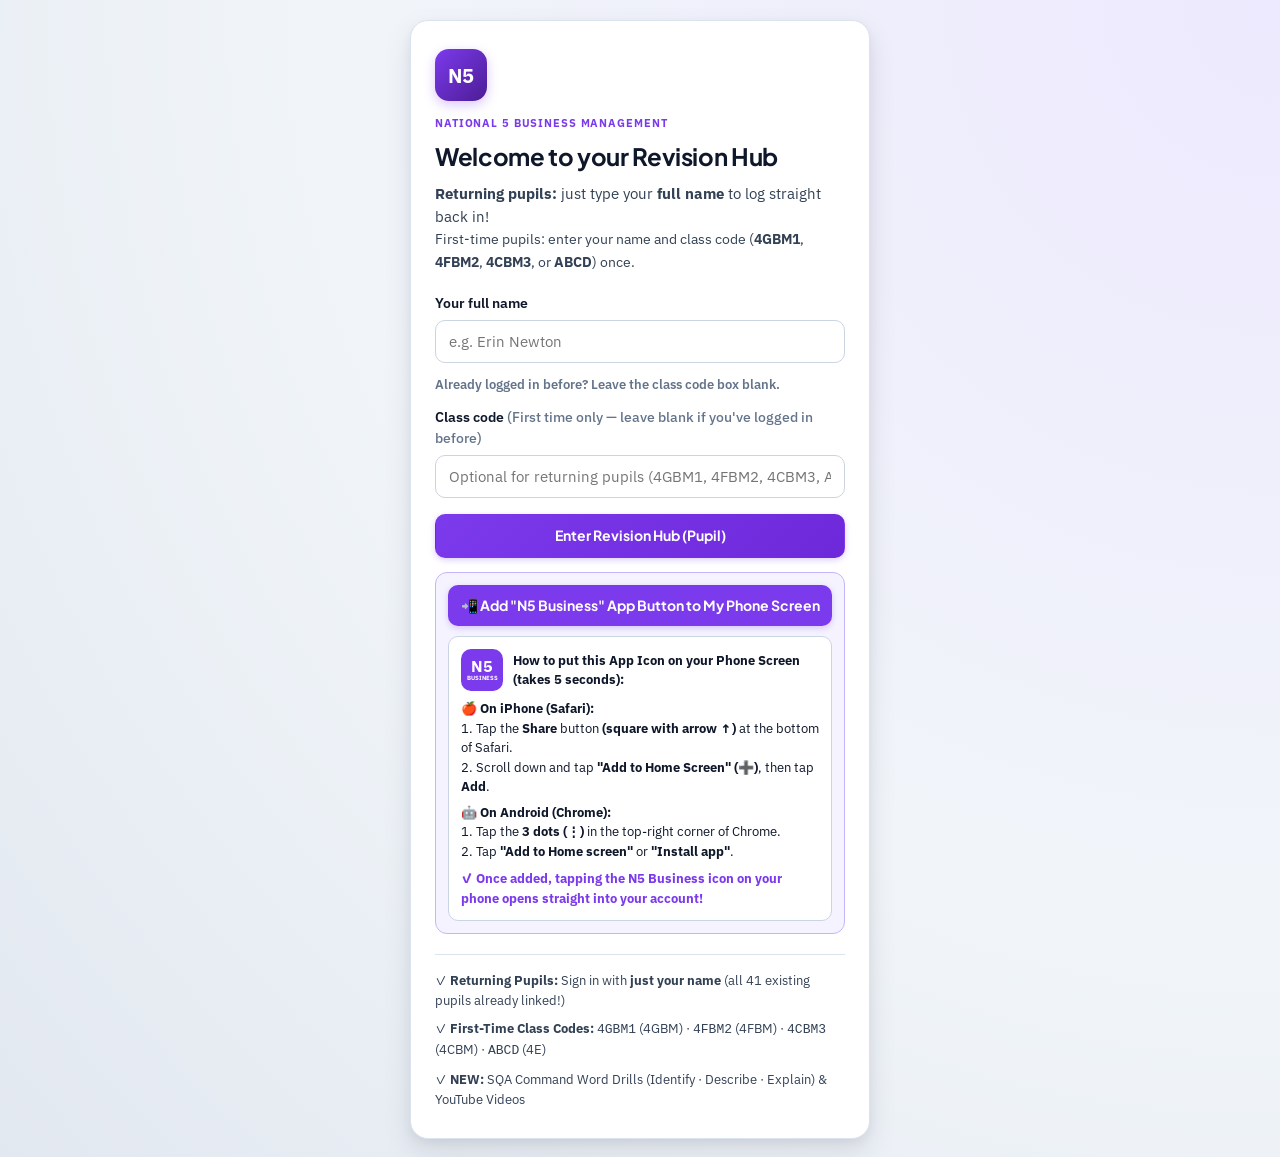
<file: index.html>
<!DOCTYPE html>
<html lang="en">
<head>
  <meta charset="UTF-8" />
  <meta name="viewport" content="width=device-width, initial-scale=1.0" />
  <meta http-equiv="Cache-Control" content="no-cache, no-store, must-revalidate" />
  <meta http-equiv="Pragma" content="no-cache" />
  <meta http-equiv="Expires" content="0" />
  <title>National 5 Business Management Revision Hub</title>
  <meta name="description" content="Qualifications Scotland (SQA) National 5 Business Management Revision Hub — Lessons, YouTube Video Guides, SQA Command Word Drills (Identify, Describe, Explain), Past Papers, Case Studies & Monthly Homework." />
  <meta name="apple-mobile-web-app-capable" content="yes" />
  <meta name="apple-mobile-web-app-status-bar-style" content="black-translucent" />
  <meta name="apple-mobile-web-app-title" content="N5 Business" />
  <meta name="mobile-web-app-capable" content="yes" />
  <meta name="theme-color" content="#7c3aed" />
  <link rel="manifest" href="./manifest.json?v=72" />
  <link rel="icon" type="image/png" href="./n5-app-icon.png?v=72" />
  <link rel="apple-touch-icon" href="./n5-app-icon.png?v=72" />
  <link rel="stylesheet" href="./styles.css?v=72" />
</head>
<body>
  <div id="app"></div>
  <script src="./hubData.js?v=72"></script>
  <script src="./app.js?v=72"></script>
  <script>
    (function () {
      const appScript = document.querySelector('script[src*="app.js?v="]');
      const curMatch = appScript ? appScript.getAttribute("src").match(/\?v=(\d+)/) : null;
      const CURRENT_V = curMatch ? curMatch[1] : "";
      let reloading = false;
      function reloadOnce() {
        const tag = (document.activeElement && document.activeElement.tagName || "").toUpperCase();
        if (tag === "INPUT" || tag === "TEXTAREA" || tag === "SELECT") return;
        if (!reloading) {
          reloading = true;
          window.location.reload();
        }
      }
      function checkLatestVersion() {
        if (!CURRENT_V) return;
        fetch("./index.html?t=" + Date.now(), { cache: "no-store" })
          .then(r => r.ok ? r.text() : "")
          .then(html => {
            const m = html.match(/app\.js\?v=(\d+)/);
            if (m && m[1] !== CURRENT_V) reloadOnce();
          })
          .catch(() => {});
      }
      if ("serviceWorker" in navigator) {
        navigator.serviceWorker.addEventListener("controllerchange", reloadOnce);
        navigator.serviceWorker.register("./sw.js?v=72", { updateViaCache: "none" }).then(reg => {
          reg.update();
          document.addEventListener("visibilitychange", () => {
            if (document.visibilityState === "visible") {
              reg.update();
              checkLatestVersion();
            }
          });
        }).catch(() => {});
      }
      setTimeout(checkLatestVersion, 3000);
    })();
  </script>
</body>
</html>
</file>
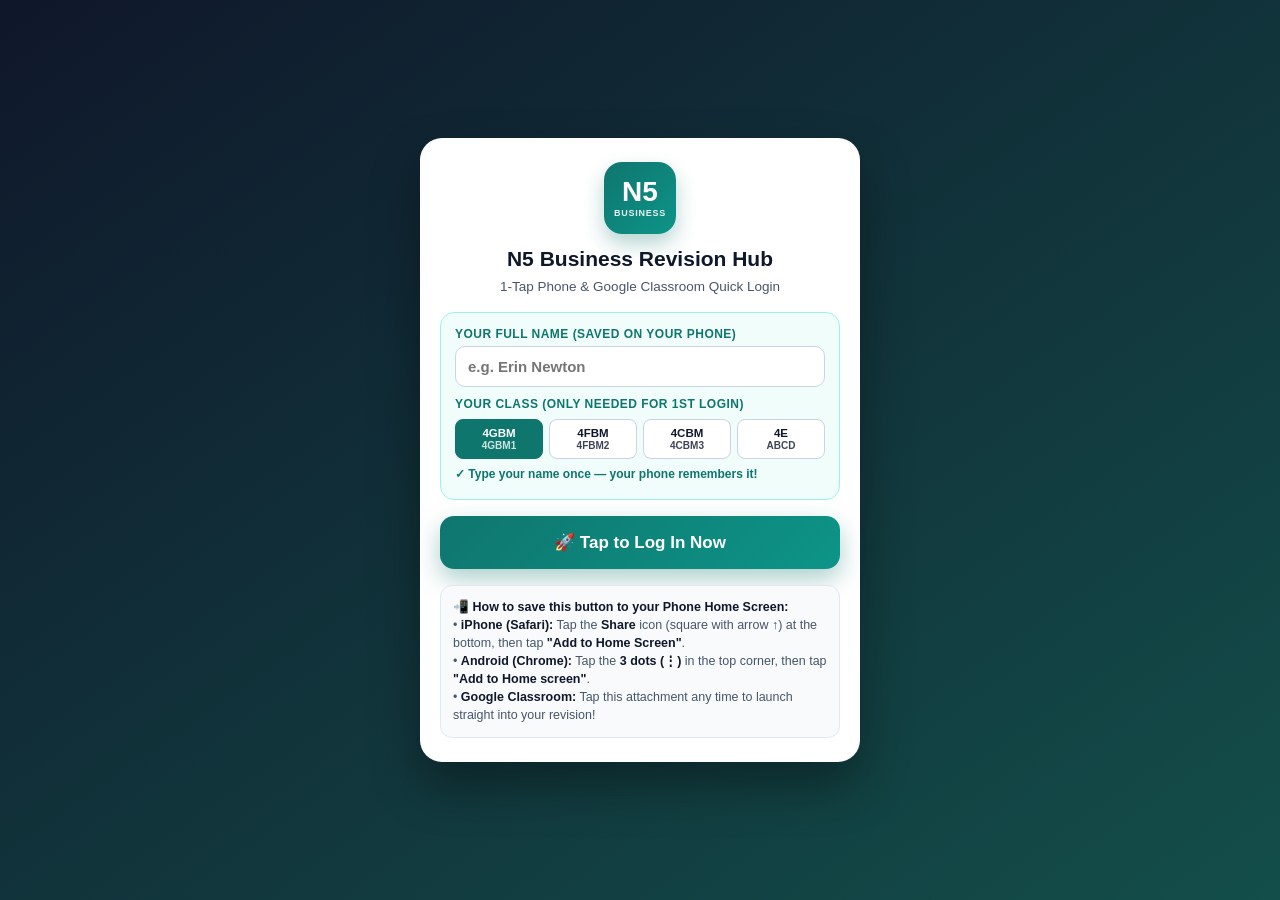
<file: N5-Business-Quick-Login.html>
<!DOCTYPE html>
<html lang="en">
<head>
  <meta charset="UTF-8" />
  <meta name="viewport" content="width=device-width, initial-scale=1.0, maximum-scale=1.0, user-scalable=no" />
  <title>N5 Business Hub — Quick Login</title>
  <meta name="apple-mobile-web-app-capable" content="yes" />
  <meta name="apple-mobile-web-app-status-bar-style" content="black-translucent" />
  <meta name="apple-mobile-web-app-title" content="N5 Business" />
  <meta name="mobile-web-app-capable" content="yes" />
  <meta name="theme-color" content="#0f766e" />
  <link rel="icon" type="image/svg+xml" href="data:image/svg+xml,%3Csvg xmlns='http://www.w3.org/2000/svg' viewBox='0 0 192 192'%3E%3Crect width='192' height='192' rx='42' fill='%230f766e'/%3E%3Ctext x='96' y='112' font-family='Arial,sans-serif' font-size='76' font-weight='900' fill='white' text-anchor='middle'%3EN5%3C/text%3E%3Ctext x='96' y='152' font-family='Arial,sans-serif' font-size='24' font-weight='700' fill='%23ccfbf1' text-anchor='middle'%3EBUSINESS%3C/text%3E%3C/svg%3E" />
  <link rel="apple-touch-icon" href="data:image/svg+xml,%3Csvg xmlns='http://www.w3.org/2000/svg' viewBox='0 0 192 192'%3E%3Crect width='192' height='192' rx='42' fill='%230f766e'/%3E%3Ctext x='96' y='112' font-family='Arial,sans-serif' font-size='76' font-weight='900' fill='white' text-anchor='middle'%3EN5%3C/text%3E%3Ctext x='96' y='152' font-family='Arial,sans-serif' font-size='24' font-weight='700' fill='%23ccfbf1' text-anchor='middle'%3EBUSINESS%3C/text%3E%3C/svg%3E" />
  <style>
    :root {
      --bg: #f1f5f9;
      --card: #ffffff;
      --primary: #0f766e;
      --primary-hover: #115e59;
      --text: #0f172a;
      --muted: #475569;
      --border: #cbd5e1;
      --tint: #f0fdfa;
    }
    * { box-sizing: border-box; }
    body {
      margin: 0;
      padding: 16px;
      font-family: -apple-system, BlinkMacSystemFont, "Segoe UI", Roboto, sans-serif;
      background: linear-gradient(145deg, #0f172a 0%, #134e4a 100%);
      color: var(--text);
      min-height: 100vh;
      display: flex;
      align-items: center;
      justify-content: center;
    }
    .launcher-card {
      width: 100%;
      max-width: 440px;
      background: var(--card);
      border-radius: 22px;
      padding: 24px 20px;
      box-shadow: 0 24px 48px rgba(0, 0, 0, 0.35);
      text-align: center;
    }
    .app-icon {
      width: 72px;
      height: 72px;
      border-radius: 18px;
      background: linear-gradient(135deg, #0f766e, #0d9488);
      color: #ffffff;
      display: inline-flex;
      flex-direction: column;
      align-items: center;
      justify-content: center;
      font-weight: 900;
      margin-bottom: 12px;
      box-shadow: 0 10px 20px rgba(15, 118, 110, 0.3);
    }
    .app-icon .n5 { font-size: 28px; line-height: 1; }
    .app-icon .sub { font-size: 9px; letter-spacing: 0.08em; opacity: 0.9; margin-top: 2px; }
    h1 {
      margin: 0 0 6px 0;
      font-size: 21px;
      line-height: 1.25;
      color: var(--text);
    }
    .subtitle {
      margin: 0 0 18px 0;
      font-size: 13.5px;
      color: var(--muted);
    }
    .saved-box {
      background: var(--tint);
      border: 1.5px solid #99f6e4;
      border-radius: 14px;
      padding: 14px;
      margin-bottom: 16px;
      text-align: left;
    }
    .saved-box label {
      display: block;
      font-size: 12px;
      font-weight: 700;
      color: #0f766e;
      margin-bottom: 5px;
      text-transform: uppercase;
      letter-spacing: 0.04em;
    }
    .input-row {
      display: grid;
      grid-template-columns: 1fr;
      gap: 8px;
    }
    input, select {
      width: 100%;
      padding: 11px 12px;
      border-radius: 10px;
      border: 1px solid var(--border);
      font-size: 15px;
      font-weight: 600;
      color: var(--text);
      background: #ffffff;
    }
    .launch-btn {
      display: flex;
      align-items: center;
      justify-content: center;
      gap: 10px;
      width: 100%;
      padding: 16px 20px;
      border-radius: 14px;
      border: none;
      background: linear-gradient(135deg, #0f766e 0%, #0d9488 100%);
      color: #ffffff;
      font-size: 17px;
      font-weight: 800;
      text-decoration: none;
      cursor: pointer;
      box-shadow: 0 10px 24px rgba(15, 118, 110, 0.35);
      transition: transform 0.12s ease;
    }
    .launch-btn:active {
      transform: scale(0.98);
    }
    .class-pills {
      display: grid;
      grid-template-columns: repeat(4, 1fr);
      gap: 6px;
      margin-top: 8px;
    }
    .class-pill {
      padding: 7px 4px;
      border-radius: 8px;
      border: 1px solid var(--border);
      background: #ffffff;
      font-size: 11.5px;
      font-weight: 700;
      cursor: pointer;
      color: var(--text);
    }
    .class-pill.active {
      background: #0f766e;
      color: #ffffff;
      border-color: #0f766e;
    }
    .phone-tip {
      margin-top: 16px;
      padding: 12px;
      border-radius: 12px;
      background: #f8fafc;
      border: 1px solid #e2e8f0;
      text-align: left;
      font-size: 12.5px;
      color: var(--muted);
      line-height: 1.45;
    }
    .phone-tip strong { color: var(--text); }
    .status-note {
      font-size: 12px;
      color: #0f766e;
      font-weight: 700;
      margin-top: 8px;
      min-height: 18px;
    }
  </style>
</head>
<body>
  <main class="launcher-card">
    <div class="app-icon">
      <span class="n5">N5</span>
      <span class="sub">BUSINESS</span>
    </div>
    <h1>N5 Business Revision Hub</h1>
    <p class="subtitle">1-Tap Phone &amp; Google Classroom Quick Login</p>

    <div class="saved-box">
      <label for="pupil-name">Your Full Name (Saved on your phone)</label>
      <div class="input-row">
        <input id="pupil-name" type="text" placeholder="e.g. Erin Newton" autocomplete="name" />
      </div>

      <label style="margin-top:10px;">Your Class (Only needed for 1st login)</label>
      <div class="class-pills">
        <button type="button" class="class-pill" data-code="4GBM1" onclick="pickCode('4GBM1')">4GBM<br/><span style="font-size:10px;opacity:0.8;">4GBM1</span></button>
        <button type="button" class="class-pill" data-code="4FBM2" onclick="pickCode('4FBM2')">4FBM<br/><span style="font-size:10px;opacity:0.8;">4FBM2</span></button>
        <button type="button" class="class-pill" data-code="4CBM3" onclick="pickCode('4CBM3')">4CBM<br/><span style="font-size:10px;opacity:0.8;">4CBM3</span></button>
        <button type="button" class="class-pill" data-code="ABCD" onclick="pickCode('ABCD')">4E<br/><span style="font-size:10px;opacity:0.8;">ABCD</span></button>
      </div>
      <div id="save-status" class="status-note">✓ Type your name once — your phone remembers it!</div>
    </div>

    <a id="launch-link" href="https://stefaniestraub3-hash.github.io/n5-business-hub/" onclick="handleLaunch(event)" class="launch-btn">
      🚀 Tap to Log In Now
    </a>

    <div class="phone-tip">
      <strong>📲 How to save this button to your Phone Home Screen:</strong><br/>
      • <strong>iPhone (Safari):</strong> Tap the <strong>Share</strong> icon (square with arrow ↑) at the bottom, then tap <strong>"Add to Home Screen"</strong>.<br/>
      • <strong>Android (Chrome):</strong> Tap the <strong>3 dots (⋮)</strong> in the top corner, then tap <strong>"Add to Home screen"</strong>.<br/>
      • <strong>Google Classroom:</strong> Tap this attachment any time to launch straight into your revision!
    </div>
  </main>

  <script>
    const HUB_URL = "https://stefaniestraub3-hash.github.io/n5-business-hub/";
    const nameInput = document.getElementById("pupil-name");
    const statusEl = document.getElementById("save-status");
    let selectedCode = localStorage.getItem("n5_saved_code") || "4GBM1";

    // Restore saved pupil details on this phone/Chromebook
    const savedName = localStorage.getItem("n5_saved_name") || "";
    if (savedName) {
      nameInput.value = savedName;
      statusEl.textContent = "✓ Welcome back, " + savedName + " (" + selectedCode + ")!";
    }
    highlightCode(selectedCode);

    nameInput.addEventListener("input", () => {
      const val = nameInput.value.trim();
      localStorage.setItem("n5_saved_name", val);
      if (val) {
        statusEl.textContent = "✓ Saved on this device: " + val + " (" + selectedCode + ")";
      }
    });

    function pickCode(code) {
      selectedCode = code;
      localStorage.setItem("n5_saved_code", code);
      highlightCode(code);
      const val = nameInput.value.trim();
      statusEl.textContent = val
        ? "✓ Saved: " + val + " · Class Code: " + code
        : "✓ Class Code selected: " + code;
    }

    function highlightCode(code) {
      document.querySelectorAll(".class-pill").forEach(btn => {
        btn.classList.toggle("active", btn.getAttribute("data-code") === code);
      });
    }

    function handleLaunch(e) {
      const val = nameInput.value.trim();
      if (val) {
        localStorage.setItem("n5_saved_name", val);
        try {
          navigator.clipboard?.writeText(val);
        } catch {}
      }
      const target = HUB_URL + (val ? "?pupil=" + encodeURIComponent(val) + "&code=" + encodeURIComponent(selectedCode) : "");
      document.getElementById("launch-link").href = target;
    }
  </script>
</body>
</html>
</file>
<file: styles.css>
@import url('https://fonts.googleapis.com/css2?family=IBM+Plex+Sans:wght@400;500;600;700&family=Plus+Jakarta+Sans:wght@500;600;700;800&display=swap');

:root {
  --bg: #f1f5f9;
  --surface: #ffffff;
  --surface-alt: #f8fafc;
  --surface-tint: #f5f3ff;
  --border: #dbe3ef;
  --border-strong: #cbd5e1;
  --text: #0f172a;
  --text-secondary: #334155;
  --text-muted: #64748b;
  --primary: #7c3aed;
  --primary-hover: #6d28d9;
  --primary-soft: #ede9fe;
  --navy: #0f172a;
  --success: #15803d;
  --success-bg: #dcfce7;
  --success-border: #86efac;
  --warning: #b45309;
  --warning-bg: #fef3c7;
  --warning-border: #fcd34d;
  --danger: #b91c1c;
  --danger-bg: #fee2e2;
  --danger-border: #fca5a5;
  --radius-sm: 10px;
  --radius-md: 14px;
  --radius-lg: 18px;
  --shadow-sm: 0 1px 3px rgba(15, 23, 42, 0.06), 0 1px 2px rgba(15, 23, 42, 0.04);
  --shadow-md: 0 4px 14px rgba(15, 23, 42, 0.07), 0 2px 4px rgba(15, 23, 42, 0.04);
  --shadow-lg: 0 12px 28px rgba(15, 23, 42, 0.1), 0 4px 10px rgba(15, 23, 42, 0.05);
}

* {
  box-sizing: border-box;
  -webkit-tap-highlight-color: transparent;
}

html, body {
  margin: 0;
  padding: 0;
  background: var(--bg);
  color: var(--text);
  font-family: 'IBM Plex Sans', -apple-system, BlinkMacSystemFont, sans-serif;
  font-size: 15px;
  line-height: 1.55;
  -webkit-font-smoothing: antialiased;
  overflow-x: hidden;
}

h1, h2, h3, h4 {
  font-family: 'Plus Jakarta Sans', sans-serif;
  color: var(--text);
  letter-spacing: -0.015em;
  margin-top: 0;
}

/* LOGIN PAGE (Matches Floot Pupil Login Experience + Upgraded Polish) */
.login-page {
  min-height: 100vh;
  display: flex;
  align-items: center;
  justify-content: center;
  padding: 20px 14px;
  background: radial-gradient(circle at top right, #ede9fe 0%, #f1f5f9 55%, #e2e8f0 100%);
}

.login-panel {
  width: 100%;
  max-width: 460px;
  background: var(--surface);
  border: 1px solid var(--border);
  border-radius: var(--radius-lg);
  padding: 28px 24px;
  box-shadow: var(--shadow-lg);
}

.login-logo {
  width: 52px;
  height: 52px;
  border-radius: 14px;
  background: linear-gradient(135deg, #7c3aed 0%, #4c1d95 100%);
  color: #ffffff;
  display: flex;
  align-items: center;
  justify-content: center;
  font-weight: 800;
  font-size: 20px;
  margin-bottom: 14px;
  box-shadow: 0 4px 12px rgba(124, 58, 237, 0.28);
}

.kicker {
  font-size: 11px;
  font-weight: 800;
  text-transform: uppercase;
  letter-spacing: 0.08em;
  color: var(--primary);
  margin: 0 0 6px 0;
}

.login-panel h1 {
  font-size: 24px;
  margin-bottom: 8px;
}

.login-lead {
  color: var(--text-secondary);
  margin: 0 0 20px 0;
  font-size: 14.5px;
}

.pupil-form {
  display: flex;
  flex-direction: column;
  gap: 12px;
}

.pupil-form label {
  font-size: 13.5px;
  font-weight: 600;
  color: var(--text);
  margin-bottom: -6px;
}

input[type="text"],
input[type="password"],
input[type="search"],
input[type="url"],
select,
textarea {
  width: 100%;
  padding: 11px 13px;
  border: 1.5px solid var(--border-strong);
  border-radius: var(--radius-sm);
  font-family: inherit;
  font-size: 15px;
  color: var(--text);
  background: var(--surface);
  transition: border-color 0.15s ease, box-shadow 0.15s ease;
}

input:focus,
select:focus,
textarea:focus {
  outline: none;
  border-color: var(--primary);
  box-shadow: 0 0 0 3px rgba(124, 58, 237, 0.18);
}

.btn {
  display: inline-flex;
  align-items: center;
  justify-content: center;
  gap: 8px;
  padding: 11px 16px;
  border-radius: var(--radius-sm);
  font-family: 'Plus Jakarta Sans', sans-serif;
  font-size: 14px;
  font-weight: 700;
  cursor: pointer;
  border: 1.5px solid transparent;
  transition: all 0.15s ease;
  text-decoration: none;
  line-height: 1.25;
  touch-action: manipulation;
  user-select: none;
}

.btn:active:not(:disabled) {
  transform: scale(0.98);
}

.btn:disabled {
  opacity: 0.55;
  cursor: not-allowed;
}

.btn-primary {
  background: linear-gradient(135deg, #7c3aed 0%, #6d28d9 100%);
  color: #ffffff;
  box-shadow: 0 2px 6px rgba(124, 58, 237, 0.25);
}

.btn-primary:hover:not(:disabled) {
  background: var(--primary-hover);
}

.btn-outline {
  background: var(--surface);
  color: var(--text);
  border-color: var(--border-strong);
}

.btn-outline:hover:not(:disabled) {
  background: var(--surface-alt);
  border-color: var(--primary);
  color: var(--primary);
}

.btn-soft {
  background: var(--primary-soft);
  color: var(--primary);
  border-color: #c4b5fd;
}

.btn-soft:hover:not(:disabled) {
  background: #c4b5fd;
}

.btn-success {
  background: var(--success);
  color: #ffffff;
}

.btn-sm {
  padding: 8px 12px;
  font-size: 12.5px;
}

.login-small {
  font-size: 12.5px;
  color: var(--text-muted);
  margin: 14px 0 0 0;
}

.teacher-area {
  margin-top: 18px;
  padding-top: 16px;
  border-top: 1px solid var(--border);
}

.teacher-toggle {
  background: none;
  border: none;
  color: var(--primary);
  font-weight: 600;
  font-size: 13.5px;
  padding: 0;
  cursor: pointer;
  text-decoration: underline;
}

.login-features {
  margin-top: 20px;
  padding-top: 16px;
  border-top: 1px solid var(--border);
  display: grid;
  gap: 8px;
  font-size: 13px;
  color: var(--text-secondary);
}

/* APP SHELL */
.app-shell {
  max-width: 1320px;
  margin: 0 auto;
  padding: 16px 14px 98px 14px;
}

.top-bar {
  background: var(--surface);
  border: 1px solid var(--border);
  border-radius: var(--radius-md);
  padding: 14px 18px;
  display: flex;
  align-items: center;
  justify-content: space-between;
  flex-wrap: wrap;
  gap: 12px;
  box-shadow: var(--shadow-sm);
  margin-bottom: 14px;
}

.brand-row {
  display: flex;
  align-items: center;
  gap: 12px;
}

.brand-badge {
  background: linear-gradient(135deg, #7c3aed 0%, #4c1d95 100%);
  color: #fff;
  font-weight: 800;
  font-size: 14px;
  padding: 9px 12px;
  border-radius: 11px;
  letter-spacing: 0.03em;
  box-shadow: 0 2px 8px rgba(124, 58, 237, 0.28);
}

.user-pill-row {
  display: flex;
  align-items: center;
  gap: 8px;
  flex-wrap: wrap;
}

.badge {
  display: inline-flex;
  align-items: center;
  gap: 5px;
  padding: 4px 10px;
  border-radius: 999px;
  font-size: 12px;
  font-weight: 600;
  background: var(--surface-alt);
  border: 1px solid var(--border);
  color: var(--text-secondary);
}

.badge-primary {
  background: var(--primary-soft);
  color: var(--primary);
  border-color: #c4b5fd;
}

.badge-success {
  background: var(--success-bg);
  color: var(--success);
  border-color: var(--success-border);
}

.badge-warning {
  background: var(--warning-bg);
  color: var(--warning);
  border-color: var(--warning-border);
}

.badge-danger {
  background: var(--danger-bg);
  color: var(--danger);
  border-color: var(--danger-border);
}

/* HERO / OVERVIEW DASHBOARD */
.dashboard-overview {
  background: var(--surface);
  border: 1px solid var(--border);
  border-radius: var(--radius-lg);
  padding: 20px;
  box-shadow: var(--shadow-sm);
  margin-bottom: 16px;
}

.dashboard-top-grid {
  display: grid;
  grid-template-columns: repeat(auto-fit, minmax(250px, 1fr));
  gap: 14px;
  margin-top: 14px;
}

.stat-card {
  background: var(--surface-alt);
  border: 1px solid var(--border);
  border-radius: var(--radius-md);
  padding: 15px;
  display: flex;
  flex-direction: column;
  justify-content: space-between;
  gap: 10px;
}

.course-grid {
  display: grid;
  grid-template-columns: repeat(auto-fit, minmax(220px, 1fr));
  gap: 12px;
  margin-top: 12px;
}

.course-card {
  background: var(--surface);
  border: 1px solid var(--border);
  border-radius: var(--radius-md);
  padding: 15px;
  display: flex;
  flex-direction: column;
  justify-content: space-between;
  gap: 12px;
  box-shadow: var(--shadow-sm);
  transition: transform 0.15s ease, border-color 0.15s ease;
}

.course-card:hover {
  transform: translateY(-2px);
  border-color: var(--primary);
}

.course-num {
  display: inline-block;
  font-size: 11px;
  font-weight: 800;
  padding: 3px 8px;
  border-radius: 6px;
  background: var(--primary-soft);
  color: var(--primary);
  margin-bottom: 6px;
}

/* MAIN NAVIGATION TABS */
.nav-tabs {
  display: flex;
  gap: 6px;
  overflow-x: auto;
  padding: 6px;
  background: var(--surface);
  border: 1px solid var(--border);
  border-radius: var(--radius-md);
  box-shadow: var(--shadow-sm);
  margin-bottom: 16px;
  position: sticky;
  top: 6px;
  z-index: 30;
  scrollbar-width: none;
}

.nav-tabs::-webkit-scrollbar {
  display: none;
}

.nav-tab {
  padding: 10px 14px;
  border-radius: var(--radius-sm);
  border: 1px solid transparent;
  background: transparent;
  color: var(--text-secondary);
  font-family: 'Plus Jakarta Sans', sans-serif;
  font-weight: 700;
  font-size: 13.5px;
  cursor: pointer;
  white-space: nowrap;
  display: inline-flex;
  align-items: center;
  gap: 7px;
  transition: all 0.15s ease;
  touch-action: manipulation;
}

.nav-tab:hover {
  background: var(--surface-alt);
  color: var(--text);
}

.nav-tab.active {
  background: linear-gradient(135deg, #7c3aed 0%, #6d28d9 100%);
  color: #ffffff;
  box-shadow: 0 2px 6px rgba(124, 58, 237, 0.25);
}

/* SECTION PANELS */
.section-panel {
  background: var(--surface);
  border: 1px solid var(--border);
  border-radius: var(--radius-lg);
  padding: 20px;
  box-shadow: var(--shadow-sm);
  margin-bottom: 16px;
}

.two-col-layout {
  display: grid;
  grid-template-columns: minmax(0, 2fr) minmax(290px, 1fr);
  gap: 20px;
  align-items: start;
}

.lesson-layout {
  display: grid;
  grid-template-columns: 270px minmax(0, 1fr);
  gap: 20px;
  align-items: start;
}

@media (max-width: 920px) {
  .two-col-layout,
  .lesson-layout {
    grid-template-columns: 1fr;
  }
}

/* COMMAND WORD DRILLS */
.drill-header-row {
  display: flex;
  justify-content: space-between;
  align-items: flex-start;
  flex-wrap: wrap;
  gap: 12px;
  margin-bottom: 14px;
}

.drill-filter-bar {
  display: flex;
  gap: 8px;
  flex-wrap: wrap;
}

.drill-filter-bar select {
  width: auto;
  min-width: 165px;
}

.drill-selector-grid {
  display: grid;
  grid-template-columns: repeat(3, 1fr);
  gap: 10px;
  margin-bottom: 16px;
}

@media (min-width: 1100px) {
  .drill-selector-grid {
    grid-template-columns: repeat(6, 1fr);
  }
}

.drill-pill-card {
  padding: 13px 12px;
  border-radius: var(--radius-md);
  border: 2px solid var(--border);
  background: var(--surface-alt);
  cursor: pointer;
  text-align: left;
  transition: all 0.15s ease;
  touch-action: manipulation;
  user-select: none;
  display: flex;
  flex-direction: column;
  justify-content: space-between;
  gap: 4px;
}

.drill-pill-card:hover {
  border-color: var(--primary);
  background: var(--surface);
  transform: translateY(-1px);
}

.drill-pill-card:active {
  transform: scale(0.98);
}

.drill-pill-card.active {
  border-color: #7c3aed;
  background: linear-gradient(135deg, #7c3aed 0%, #6d28d9 100%);
  color: #ffffff;
  box-shadow: 0 6px 16px rgba(124, 58, 237, 0.28);
}

.drill-pill-card h4 {
  margin: 2px 0 0 0;
  font-size: 14.5px;
  color: var(--text);
}

.drill-pill-card.active h4 {
  color: #ffffff;
}

.drill-pill-card p {
  margin: 0;
  font-size: 12px;
  color: var(--text-muted);
}

.drill-pill-card.active p {
  color: #ede9fe;
}

.drill-pill-card .badge-active-pill {
  background: rgba(255, 255, 255, 0.22);
  color: #ffffff;
  border-color: rgba(255, 255, 255, 0.4);
}

.question-nav-bar {
  display: flex;
  align-items: center;
  justify-content: space-between;
  gap: 8px;
  padding: 8px 10px;
  background: var(--surface-alt);
  border: 1px solid var(--border);
  border-radius: var(--radius-sm);
  margin-bottom: 12px;
}

.question-jump-select {
  flex: 1;
  min-width: 0;
  padding: 7px 10px !important;
  font-size: 13.5px !important;
  font-weight: 700;
  border-radius: 8px !important;
  background: #ffffff !important;
}

.drill-action-buttons {
  display: flex;
  gap: 8px;
  flex-wrap: wrap;
  flex: 1;
}

.mastery-row-btn {
  width: 100%;
  background: var(--surface);
  border: 1px solid var(--border);
  border-radius: 10px;
  padding: 10px 12px;
  text-align: left;
  cursor: pointer;
  transition: all 0.15s ease;
  touch-action: manipulation;
  font-family: inherit;
}

.mastery-row-btn:hover,
.mastery-row-btn.active {
  border-color: var(--primary);
  background: var(--surface-tint);
}

/* YOUTUBE VIDEO EMBED CARD */
.video-card {
  background: #0f172a;
  color: #f8fafc;
  border-radius: var(--radius-md);
  overflow: hidden;
  border: 1px solid #1e293b;
  margin: 14px 0;
}

.video-header {
  padding: 12px 16px;
  display: flex;
  align-items: center;
  justify-content: space-between;
  gap: 12px;
  flex-wrap: wrap;
  border-bottom: 1px solid #1e293b;
}

.video-header h4 {
  color: #ffffff;
  margin: 0;
  font-size: 14.5px;
}

.video-frame-wrap {
  position: relative;
  width: 100%;
  padding-top: 56.25%;
  background: #020617;
}

.video-frame-wrap iframe {
  position: absolute;
  inset: 0;
  width: 100%;
  height: 100%;
  border: 0;
}

.video-footer {
  padding: 10px 16px;
  background: #1e293b;
  font-size: 13px;
  color: #cbd5e1;
  display: flex;
  align-items: center;
  justify-content: space-between;
  flex-wrap: wrap;
  gap: 10px;
}

/* QUESTION & FEEDBACK CARDS */
.question-card {
  background: var(--surface);
  border: 1.5px solid var(--border);
  border-radius: var(--radius-md);
  padding: 18px;
  box-shadow: var(--shadow-sm);
}

.side-card {
  background: var(--surface-alt);
  border: 1px solid var(--border);
  border-radius: var(--radius-md);
  padding: 16px;
}

.feedback-box {
  margin-top: 16px;
  padding: 16px;
  border-radius: var(--radius-md);
  border: 1px solid var(--border);
  background: var(--surface-alt);
}

.feedback-box.full-marks {
  background: var(--success-bg);
  border-color: var(--success-border);
}

.feedback-box.partial-marks {
  background: var(--warning-bg);
  border-color: var(--warning-border);
}

.feedback-box.zero-marks {
  background: var(--danger-bg);
  border-color: var(--danger-border);
}

.point-list {
  margin: 8px 0;
  padding-left: 20px;
}

.point-list li {
  margin-bottom: 5px;
}

/* FLASHCARD */
.flashcard-box {
  background: linear-gradient(135deg, #f5f3ff 0%, #ffffff 100%);
  border: 2px solid #c4b5fd;
  border-radius: var(--radius-md);
  padding: 24px;
  min-height: 170px;
  display: flex;
  flex-direction: column;
  justify-content: space-between;
  cursor: pointer;
  transition: transform 0.15s ease, box-shadow 0.15s ease;
}

.flashcard-box:hover {
  transform: translateY(-2px);
  box-shadow: var(--shadow-md);
}

/* TABLES */
.data-table-wrap {
  width: 100%;
  overflow-x: auto;
  border: 1px solid var(--border);
  border-radius: var(--radius-sm);
  -webkit-overflow-scrolling: touch;
}

.data-table {
  width: 100%;
  border-collapse: collapse;
  font-size: 13.5px;
}

.data-table th,
.data-table td {
  padding: 10px 12px;
  border-bottom: 1px solid var(--border);
  text-align: left;
  vertical-align: top;
}

.data-table th {
  background: var(--surface-alt);
  font-weight: 700;
  color: var(--text);
}

/* MOBILE STICKY DOCK & RESPONSIVE MOBILE APP EXPERIENCE */
.mobile-dock {
  display: none;
}

@media (max-width: 768px) {

  /* Ultra-compact 1-line mobile app header */
  .top-bar {
    flex-wrap: nowrap !important;
    padding: 8px 10px !important;
  }
  .top-bar .user-pill-row .badge {
    display: none !important;
  }
  .top-bar .brand-row p,
  .top-bar .brand-row small {
    display: none !important;
  }


  /* Native Mobile App Layout Enhancements */
  .nav-tabs {
    display: none !important;
  }

  .top-bar {
    padding: 10px 12px;
    gap: 8px;
    margin-bottom: 10px;
  }

  .top-bar h1, .top-bar h2, .top-bar strong {
    font-size: 15px !important;
  }

  .dashboard-overview {
    padding: 12px !important;
    margin-bottom: 12px;
  }

  .dashboard-top-grid {
    display: flex !important;
    overflow-x: auto;
    scroll-snap-type: x mandatory;
    gap: 10px;
    padding-bottom: 4px;
    -webkit-overflow-scrolling: touch;
    scrollbar-width: none;
  }

  .dashboard-top-grid::-webkit-scrollbar,
  .course-grid::-webkit-scrollbar {
    display: none;
  }

  .dashboard-top-grid > .stat-card {
    flex: 0 0 82%;
    scroll-snap-align: start;
    padding: 12px;
  }

  .course-grid {
    display: flex !important;
    overflow-x: auto;
    scroll-snap-type: x mandatory;
    gap: 10px;
    padding-bottom: 4px;
    -webkit-overflow-scrolling: touch;
    scrollbar-width: none;
  }

  .course-grid > .course-card {
    flex: 0 0 76%;
    scroll-snap-align: start;
    padding: 12px;
  }

  .question-nav-bar {
    padding: 6px 8px;
    gap: 6px;
  }

  .question-nav-bar .btn-sm {
    padding: 8px 10px;
    font-size: 12px;
    white-space: nowrap;
  }

  .app-shell {
    padding: 10px 10px 96px 10px;
  }

  .top-bar {
    padding: 12px 14px;
    border-radius: 14px;
  }

  .dashboard-overview,
  .section-panel {
    padding: 14px 12px;
    border-radius: 14px;
  }

  .question-card {
    padding: 14px 12px;
  }

  /* Prevent iOS Safari zoom on input focus */
  input[type="text"],
  input[type="password"],
  input[type="search"],
  input[type="url"],
  select,
  textarea {
    font-size: 16px !important;
  }

  .drill-filter-bar {
    width: 100%;
    display: grid;
    grid-template-columns: 1fr 1fr;
    gap: 8px;
  }

  .drill-filter-bar select {
    width: 100%;
    min-width: 0;
  }

  .drill-selector-grid {
    grid-template-columns: repeat(2, 1fr);
    gap: 8px;
  }

  .drill-pill-card {
    padding: 10px;
  }

  .drill-pill-card h4 {
    font-size: 13.5px;
  }

  .drill-pill-card p {
    font-size: 11px;
  }

  .drill-action-buttons {
    width: 100%;
  }

  .drill-action-buttons .btn {
    flex: 1 1 auto;
  }

  .course-grid {
    grid-template-columns: repeat(2, 1fr);
    gap: 8px;
  }

  .course-card {
    padding: 12px;
  }

  .mobile-dock {
    display: grid;
    grid-template-columns: repeat(auto-fit, minmax(46px, 1fr));
    gap: 4px;
    position: fixed;
    bottom: 0;
    left: 0;
    right: 0;
    background: #2e1065;
    border-top: 2px solid #7c3aed;
    padding: 7px 6px calc(7px + env(safe-area-inset-bottom, 0px)) 6px;
    z-index: 50;
    box-shadow: 0 -4px 18px rgba(46, 16, 101, 0.28);
  }

  .mobile-dock button {
    background: transparent;
    border: none;
    padding: 6px 2px;
    font-size: 10.5px;
    font-weight: 600;
    color: #ddd6fe;
    display: flex;
    flex-direction: column;
    align-items: center;
    justify-content: center;
    gap: 2px;
    cursor: pointer;
    border-radius: 10px;
    touch-action: manipulation;
  }

  .mobile-dock button.active {
    color: #ffffff;
    background: #7c3aed;
    font-weight: 800;
    box-shadow: 0 2px 8px rgba(124, 58, 237, 0.45);
  }
}

@media print {
  .nav-tabs, .mobile-dock, .no-print, .btn, button {
    display: none !important;
  }
  body, .app-shell, .section-panel {
    background: #ffffff !important;
    box-shadow: none !important;
    border: none !important;
    padding: 0 !important;
  }
}

.no-copy-model {
  user-select: none !important;
  -webkit-user-select: none !important;
  -moz-user-select: none !important;
  -ms-user-select: none !important;
  -webkit-touch-callout: none !important;
}
</file>
